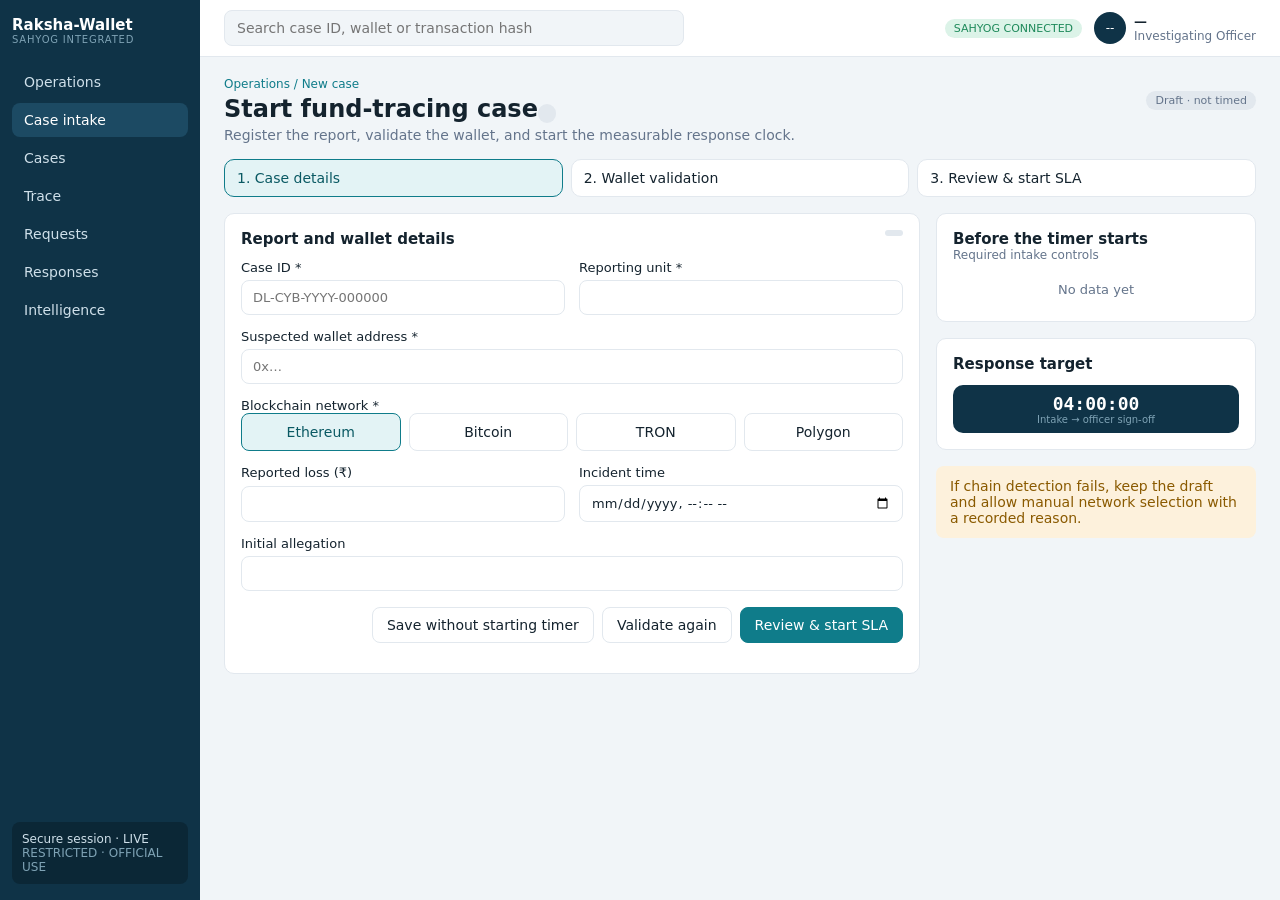
<file: case-intake.html>
<!doctype html><html lang="en"><head><meta charset="utf-8"><meta name="viewport" content="width=device-width,initial-scale=1,viewport-fit=cover"><title>Start fund-tracing case · Raksha-Wallet</title><link rel="stylesheet" href="assets/style.css"><script src="assets/config.js"></script><script src="assets/app.js" defer></script></head><body data-page="case-intake" data-nav="case-intake"><main><div class="crumb">Operations / New case</div><div class="head"><div><h1>Start fund-tracing case <span class="pill" data-bind="statusPill"></span></h1><p class="sub">Register the report, validate the wallet, and start the measurable response clock.</p></div><div class="acts"><span class="pill">Draft · not timed</span></div></div><div class="steps"><span class="on">1. Case details</span><span class="">2. Wallet validation</span><span class="">3. Review & start SLA</span></div><div class="split"><div><form data-form="case-intake" class="card"><div class="ph"><h2>Report and wallet details</h2><span class="pill" data-bind="autosave"></span></div><div class="f"><label class="">Case ID *<input name="caseId" type="text" placeholder="DL-CYB-YYYY-000000" required></label><label class="">Reporting unit *<input name="unit" type="text" placeholder="" required></label><label class="w">Suspected wallet address *<input name="wallet" type="text" placeholder="0x…" required></label><div class="w"><label>Blockchain network *</label><div class="chips"><input type="hidden" name="network" value="ETH"><button type="button" class="on" data-v="ETH">Ethereum</button><button type="button" data-v="BTC">Bitcoin</button><button type="button" data-v="TRX">TRON</button><button type="button" data-v="POL">Polygon</button></div></div><label class="">Reported loss (₹)<input name="loss" type="number" placeholder="" ></label><label class="">Incident time<input name="incidentAt" type="datetime-local" placeholder="" ></label><label class="w">Initial allegation<input name="allegation" type="text" placeholder="" ></label></div><p style="display:flex;gap:8px;justify-content:flex-end;margin-top:16px"><button class="btn" type="button" data-action="save-draft">Save without starting timer</button><button class="btn" type="button" data-action="validate">Validate again</button><button class="btn p" type="submit">Review & start SLA</button></p></form></div><div><section class="card"><div class="ph"><div><h2>Before the timer starts</h2><small>Required intake controls</small></div></div><ul class="l" data-list="controls"><li class="empty">No data yet</li></ul></section><section class="card"><div class="ph"><div><h2>Response target</h2><small></small></div></div><div class="timer" style="text-align:center"><b>04:00:00</b><br><small>Intake → officer sign-off</small></div></section><div class="note w">If chain detection fails, keep the draft and allow manual network selection with a recorded reason.</div></div></div></main></body></html>
</file>
<file: assets/style.css>
:root{--bg:#f1f5f8;--card:#fff;--ink:#14232e;--mut:#64748b;--line:#e2e8ee;--navy:#0f3347;--teal:#0f7c8a;--ok:#1f8a5b;--warn:#c77a0a;--bad:#c0392b;--r:10px;font-family:Inter,system-ui,-apple-system,"Segoe UI",sans-serif}
@media(prefers-color-scheme:dark){:root:not([data-theme=light]){--bg:#0d1820;--card:#13232e;--ink:#e6eef3;--mut:#8ba0ae;--line:#223542}}
*{box-sizing:border-box}body{margin:0;background:var(--bg);color:var(--ink);font-size:14px;padding:env(safe-area-inset-top) 0 env(safe-area-inset-bottom)}
small{color:var(--mut);font-size:12px;display:block}a{color:inherit;text-decoration:none}
.side{position:fixed;inset:0 auto 0 0;width:200px;background:var(--navy);color:#cfe0ea;display:flex;flex-direction:column;padding:16px 12px;z-index:5}
.brand b{color:#fff;font-size:15px}.brand small{color:#7fa3b5;font-size:10px;letter-spacing:.08em}
nav{margin-top:20px;display:grid;gap:4px;flex:1;align-content:start}nav a{padding:9px 12px;border-radius:8px}nav a.on,nav a:hover{background:#1c4a63;color:#fff}
.sess{font-size:12px;background:#0b2736;padding:10px;border-radius:8px}.sess small{color:#7fa3b5}
.top{position:sticky;top:0;margin-left:200px;display:flex;gap:12px;align-items:center;padding:10px 24px;background:var(--card);border-bottom:1px solid var(--line);z-index:4}
.top input{flex:1;max-width:460px;padding:9px 12px;border:1px solid var(--line);border-radius:8px;background:var(--bg);color:var(--ink)}.top>.pill{margin-left:auto}.menu{display:none}
.user{display:flex;gap:8px;align-items:center}.user i{width:32px;height:32px;border-radius:50%;background:var(--navy);color:#fff;display:grid;place-items:center;font-style:normal;font-size:12px}.user b{font-size:13px}
main{margin-left:200px;padding:20px 24px 40px;max-width:1280px}
.crumb{color:var(--teal);font-size:12px}h1{margin:4px 0;font-size:24px}.sub{color:var(--mut);margin:0 0 16px}
.head{display:flex;justify-content:space-between;gap:12px;flex-wrap:wrap;align-items:flex-start}.acts{display:flex;gap:8px;flex-wrap:wrap}
.grid{display:grid;gap:16px;margin-bottom:16px}.g5{grid-template-columns:repeat(auto-fit,minmax(150px,1fr))}.g2{grid-template-columns:repeat(auto-fit,minmax(300px,1fr))}
.split{display:grid;grid-template-columns:minmax(0,1fr) 320px;gap:16px}.split>div{display:grid;gap:16px;align-content:start}
.card{background:var(--card);border:1px solid var(--line);border-radius:var(--r);padding:16px}.card h2{font-size:15px;margin:0}.card>.ph{display:flex;justify-content:space-between;align-items:flex-start;gap:8px;margin-bottom:12px}
.stat span{color:var(--mut);font-size:12px}.stat b{display:block;font-size:26px;margin:4px 0;color:var(--teal)}
.btn{font:inherit;padding:9px 14px;border-radius:8px;border:1px solid var(--line);background:var(--card);color:var(--ink);cursor:pointer}.btn:hover{border-color:var(--teal)}
.btn.p{background:var(--teal);border-color:var(--teal);color:#fff}.btn.d{background:var(--bad);border-color:var(--bad);color:#fff}.btn:focus-visible,input:focus-visible,select:focus-visible,textarea:focus-visible{outline:2px solid var(--teal);outline-offset:1px}
.pill{font-size:11px;padding:3px 9px;border-radius:99px;background:var(--line);color:var(--mut);white-space:nowrap}.pill.ok{background:#dcf3e8;color:var(--ok)}.pill.warn{background:#fdebd0;color:var(--warn)}.pill.bad{background:#fadbd8;color:var(--bad)}
.timer{background:var(--navy);color:#fff;border-radius:var(--r);padding:8px 14px}.timer small{color:#7fa3b5;font-size:10px}.timer b{font:600 18px ui-monospace,monospace}
table{width:100%;border-collapse:collapse}th{text-align:left;font-size:11px;color:var(--mut);text-transform:uppercase;padding:8px;border-bottom:1px solid var(--line)}td{padding:10px 8px;border-bottom:1px solid var(--line);font-size:13px}
.wrap{overflow-x:auto}.empty,.empty-row td{color:var(--mut);text-align:center;padding:22px 8px;font-size:13px}
ul.l{list-style:none;margin:0;padding:0}ul.l li{padding:8px 0;border-bottom:1px solid var(--line)}ul.l li:last-child{border:0}ul.l li.empty{text-align:center;border:0}
.f{display:grid;gap:14px;grid-template-columns:repeat(auto-fit,minmax(240px,1fr))}.f label{display:grid;gap:5px;font-weight:500;font-size:13px}.f .w{grid-column:1/-1}
input,select,textarea{font:inherit;padding:9px 11px;border:1px solid var(--line);border-radius:8px;background:var(--card);color:var(--ink);width:100%}textarea{min-height:140px;resize:vertical}
.chips{display:grid;grid-template-columns:repeat(auto-fit,minmax(110px,1fr));gap:8px}.chips button{font:inherit;padding:10px;border:1px solid var(--line);border-radius:8px;background:var(--card);color:var(--ink);cursor:pointer}.chips button.on{border-color:var(--teal);background:#e3f3f5;color:#0a5963}
.steps{display:flex;gap:8px;flex-wrap:wrap;margin-bottom:16px}.steps span{flex:1;min-width:120px;padding:10px 12px;border:1px solid var(--line);border-radius:var(--r);background:var(--card)}.steps .on{border-color:var(--teal);background:#e3f3f5;color:#0a5963}
.note{padding:12px 14px;border-radius:8px;background:#e3f3f5;color:#0a5963;margin-bottom:16px}.note.w{background:#fdf1dc;color:#8a5a00}
.canvas{height:320px;border:1px dashed var(--line);border-radius:var(--r);background:var(--bg);display:grid;place-items:center;color:var(--mut);position:relative}.tools{position:absolute;top:10px;left:10px;display:flex;gap:4px}
.score{font-size:40px;font-weight:700;color:var(--teal)}.kv{display:grid;grid-template-columns:auto 1fr;gap:8px 16px}.kv dt{color:var(--mut)}.kv dd{margin:0;font-weight:500;text-align:right}
.toast{position:fixed;right:16px;bottom:16px;background:var(--navy);color:#fff;padding:10px 16px;border-radius:8px;z-index:9}.toast.bad{background:var(--bad)}
@media(max-width:1000px){.split{grid-template-columns:1fr}}
@media(max-width:800px){.side{transform:translateX(-100%);transition:.2s}.nav-open .side{transform:none}.top,main{margin-left:0}.menu{display:block;background:none;border:0;font-size:20px;color:var(--ink)}.top input{min-width:0}.user span{display:none}}
</file>
